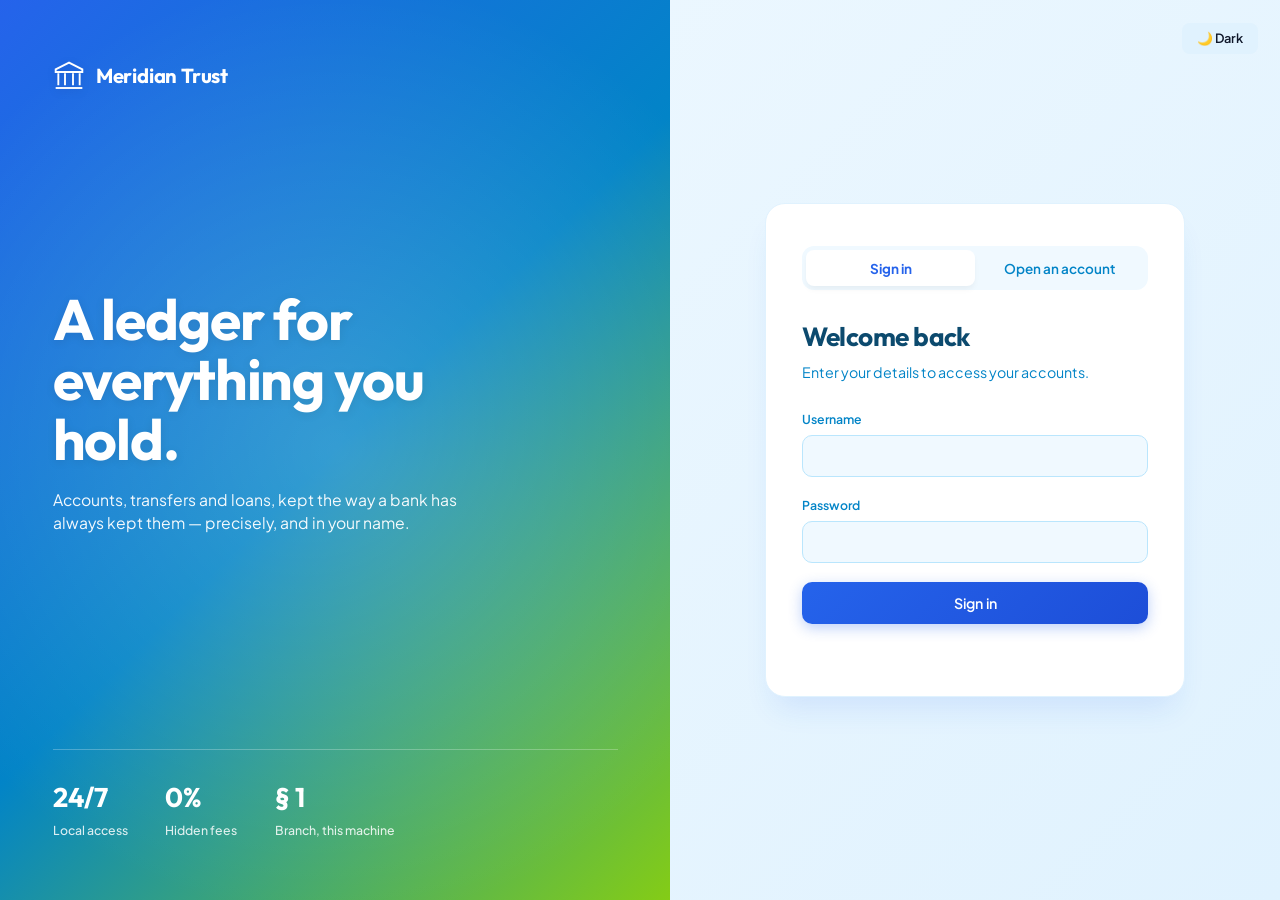
<file: index.html>
<!DOCTYPE html>
<html lang="en">
<head>
<meta charset="UTF-8">
<meta name="viewport" content="width=device-width, initial-scale=1.0">
<title>Meridian Trust &mdash; Sign in</title>
<link rel="stylesheet" href="style.css">
</head>
<body>

<div class="auth-shell">
  <div class="auth-hero">
    <div class="mark">
      <svg viewBox="0 0 24 24" fill="none" stroke="currentColor" stroke-width="1.4">
        <path d="M12 2 2 7v2h20V7L12 2Z"/>
        <path d="M4 10v9M9 10v9M15 10v9M20 10v9"/>
        <path d="M2 21h20"/>
      </svg>
      <span>Meridian Trust</span>
    </div>

    <div>
      <h1>A ledger for<br>everything you hold.</h1>
      <p>Accounts, transfers and loans, kept the way a bank has always kept them &mdash; precisely, and in your name.</p>
    </div>

    <div class="hero-ledger">
      <div><span>24/7</span><small>Local access</small></div>
      <div><span>0%</span><small>Hidden fees</small></div>
      <div><span>&sect; 1</span><small>Branch, this machine</small></div>
    </div>
  </div>

  <div class="auth-panel">
    <button class="btn btn-ghost btn-small" id="theme-toggle-btn" style="position: absolute; top: 1.5rem; right: 1.5rem;">🌙 Dark</button>
    <div class="ledger-card">
      <div class="tabs">
        <button type="button" id="tab-login" class="active">Sign in</button>
        <button type="button" id="tab-register">Open an account</button>
      </div>

      <div id="pane-login">
        <h2>Welcome back</h2>
        <p class="subtitle">Enter your details to access your accounts.</p>
        <form id="form-login">
          <div class="field">
            <label for="login-username">Username</label>
            <input id="login-username" type="text" autocomplete="username" required>
          </div>
          <div class="field">
            <label for="login-password">Password</label>
            <input id="login-password" type="password" autocomplete="current-password" required>
          </div>
          <button class="btn btn-brass" type="submit">Sign in</button>
          <div class="form-note" id="login-note"></div>
        </form>
      </div>

      <div id="pane-register" class="hidden">
        <h2>Open an account</h2>
        <p class="subtitle">You'll get a savings account automatically.</p>
        <form id="form-register">
          <div class="field">
            <label for="reg-username">Choose a username</label>
            <input id="reg-username" type="text" autocomplete="username" required minlength="3">
          </div>
          <div class="field">
            <label for="reg-password">Choose a password</label>
            <input id="reg-password" type="password" autocomplete="new-password" required minlength="6">
          </div>
          <button class="btn btn-brass" type="submit">Create account</button>
          <div class="form-note" id="register-note"></div>
        </form>
      </div>
    </div>
  </div>
</div>

<script src="api.js"></script>
<script src="auth.js"></script>
</body>
</html>
</file>
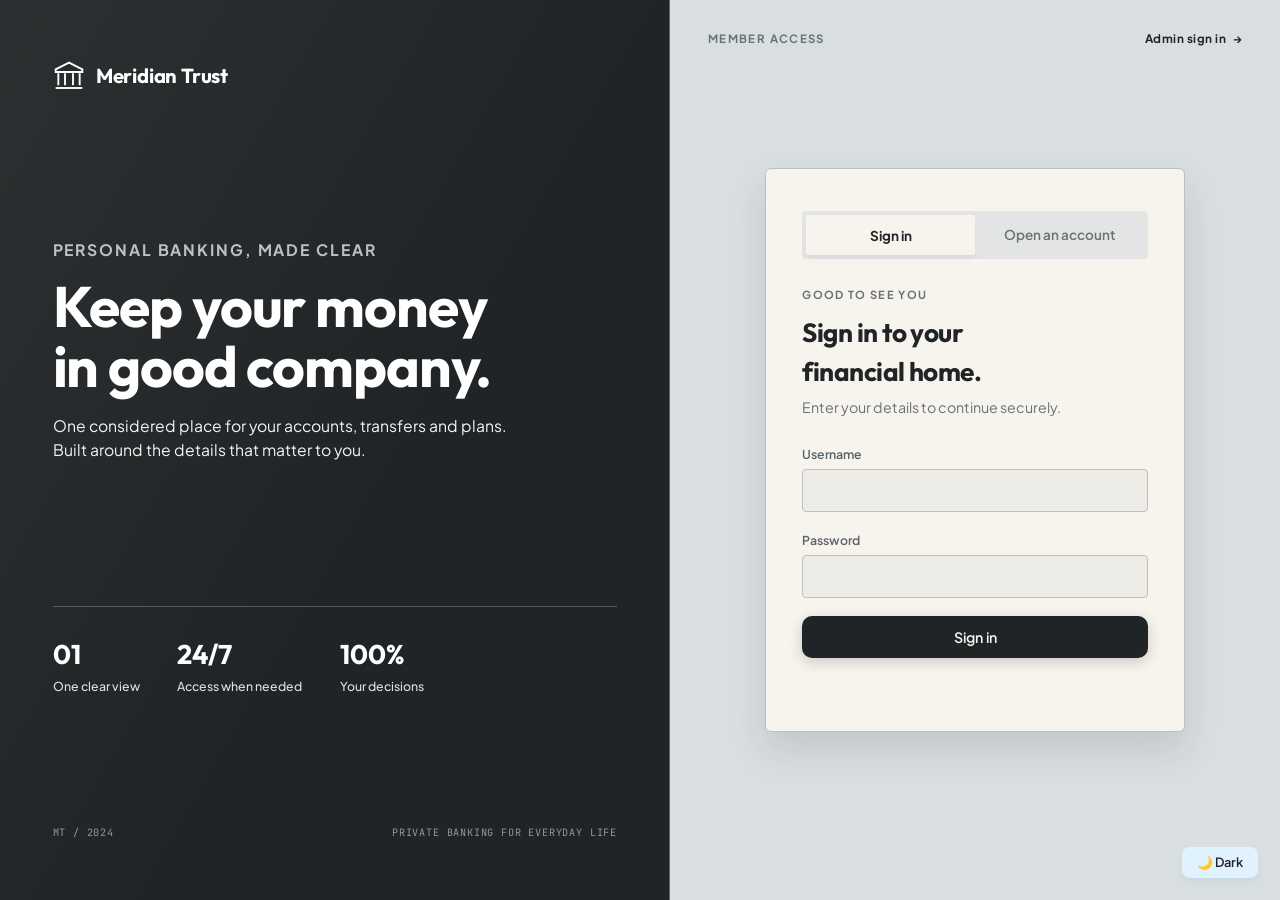
<file: frontend/pages/index.html>
<!DOCTYPE html>
<html lang="en">
<head>
<meta charset="UTF-8">
<meta name="viewport" content="width=device-width, initial-scale=1.0">
<title>Meridian Trust &mdash; Your financial home</title>
<link rel="stylesheet" href="../styles/style.css">
</head>
<body>

<div class="auth-shell home-shell">
  <div class="auth-hero">
    <div class="mark">
      <svg viewBox="0 0 24 24" fill="none" stroke="currentColor" stroke-width="1.4">
        <path d="M12 2 2 7v2h20V7L12 2Z"/>
        <path d="M4 10v9M9 10v9M15 10v9M20 10v9"/>
        <path d="M2 21h20"/>
      </svg>
      <span>Meridian Trust</span>
    </div>

    <div class="hero-copy">
      <p class="eyebrow">Personal banking, made clear</p>
      <h1>Keep your money<br>in good company.</h1>
      <p>One considered place for your accounts, transfers and plans. Built around the details that matter to you.</p>
    </div>

    <div class="hero-ledger">
      <div><span>01</span><small>One clear view</small></div>
      <div><span>24/7</span><small>Access when needed</small></div>
      <div><span>100%</span><small>Your decisions</small></div>
    </div>
    <div class="hero-note"><span>MT / 2024</span><span>Private banking for everyday life</span></div>
  </div>

  <div class="auth-panel">
    <div class="auth-panel-head">
      <span>Member access</span>
      <a href="admin-login.html">Admin sign in <span aria-hidden="true">&rarr;</span></a>
    </div>
    <div class="ledger-card">
      <div class="tabs">
        <button type="button" id="tab-login" class="active">Sign in</button>
        <a class="tab" href="account-opening.html">Open an account</a>
      </div>

      <div id="pane-login">
        <p class="card-kicker">Good to see you</p>
        <h2>Sign in to your<br>financial home.</h2>
        <p class="subtitle">Enter your details to continue securely.</p>
        <form id="form-login">
          <div class="field">
            <label for="login-username">Username</label>
            <input id="login-username" type="text" autocomplete="username" required>
          </div>
          <div class="field">
            <label for="login-password">Password</label>
            <input id="login-password" type="password" autocomplete="current-password" required>
          </div>
          <button class="btn btn-brass" type="submit">Sign in</button>
          <div class="form-note" id="login-note"></div>
        </form>
      </div>

    </div>
  </div>
</div>
<button class="btn btn-ghost btn-small theme-control" id="theme-toggle-btn">🌙 Dark</button>

<script src="../scripts/api.js"></script>
<script src="../scripts/auth.js"></script>
</body>
</html>
</file>
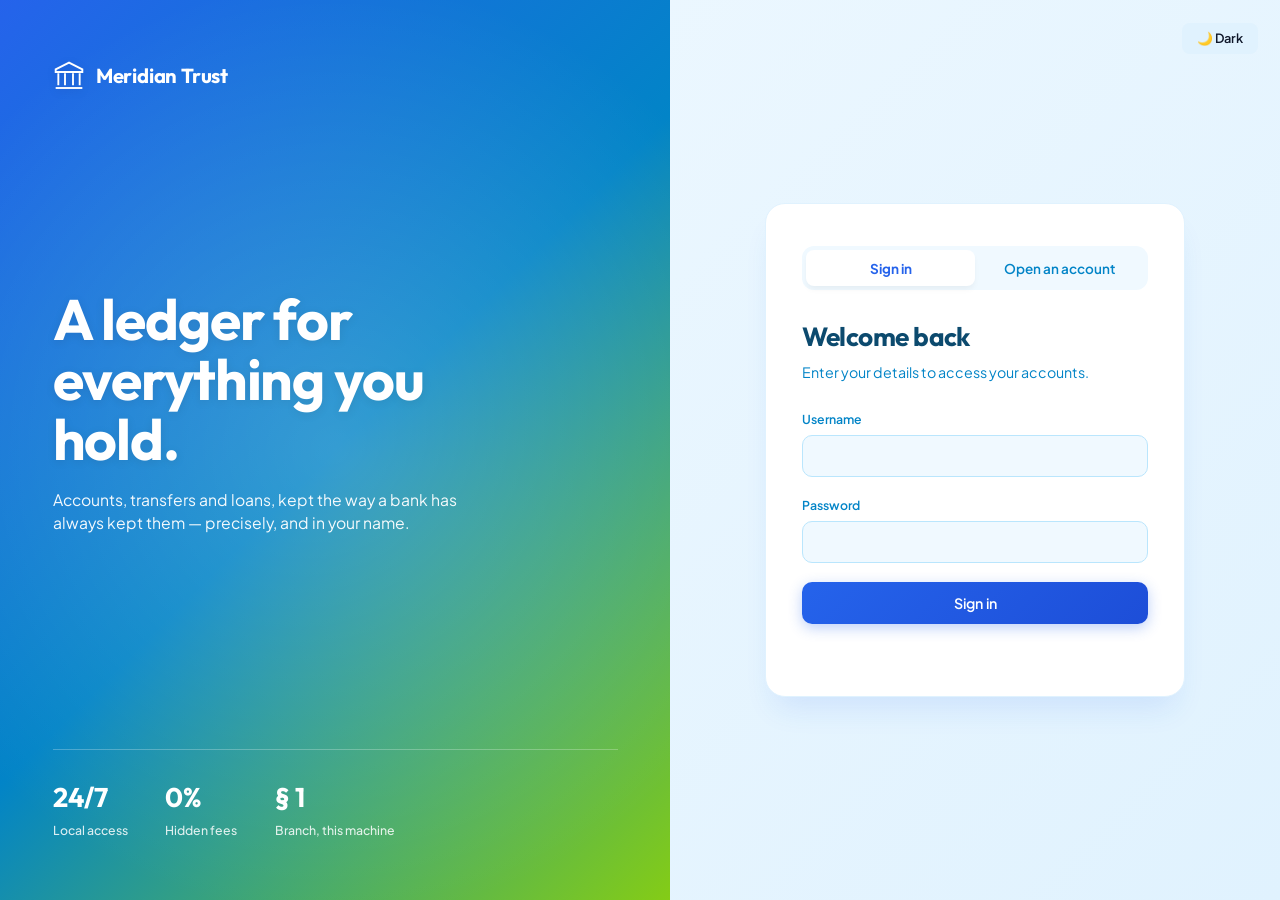
<file: dashboard.html>
<!DOCTYPE html>
<html lang="en">
<head>
<meta charset="UTF-8">
<meta name="viewport" content="width=device-width, initial-scale=1.0">
<title>Meridian Trust &mdash; Dashboard</title>
<link rel="stylesheet" href="style.css">
</head>
<body>

<div class="app-shell">
  <aside class="sidebar">
    <div class="mark">
      <svg viewBox="0 0 24 24" fill="none" stroke="currentColor" stroke-width="1.4">
        <path d="M12 2 2 7v2h20V7L12 2Z"/>
        <path d="M4 10v9M9 10v9M15 10v9M20 10v9"/>
        <path d="M2 21h20"/>
      </svg>
      <span>Meridian Trust</span>
    </div>

    <div class="nav-group">
      <div class="nav-label">Banking</div>
      <button class="nav-item active" data-view="overview">Overview</button>
      <button class="nav-item" data-view="deposit">Deposit</button>
      <button class="nav-item" data-view="withdraw">Withdraw</button>
      <button class="nav-item" data-view="transfer">Transfer</button>
    </div>

    <div class="nav-group">
      <div class="nav-label">Lending</div>
      <button class="nav-item" data-view="loans">Loans &amp; EMI</button>
    </div>

    <div class="sidebar-foot">
      <div class="who">Signed in as <strong id="who-username">&hellip;</strong></div>
      <button class="btn btn-ghost btn-small" id="logout-btn" style="border-color: var(--panel-line); color: var(--muted);">Sign out</button>
      <button class="btn btn-ghost btn-small" id="theme-toggle-btn">🌙 Dark</button>
    </div>
  </aside>

  <main class="main">

    <!-- ===================== OVERVIEW ===================== -->
    <section id="view-overview">
      <div class="main-head">
        <div>
          <h1>Overview</h1>
          <p>Your accounts and latest activity.</p>
        </div>
        <button class="btn btn-brass btn-small" id="open-account-btn">+ Open account</button>
      </div>

      <div class="panel">
        <h3>Accounts</h3>
        <div id="accounts-list"></div>
      </div>

      <div class="panel">
        <h3>Recent transactions</h3>
        <div class="field" style="max-width: 260px;">
          <label for="overview-account-select">Account</label>
          <select id="overview-account-select"></select>
        </div>
        <table class="ledger-table">
          <thead><tr><th>Date</th><th>Type</th><th>Description</th><th>Amount</th></tr></thead>
          <tbody id="overview-tx-body"></tbody>
        </table>
        <div class="empty-state hidden" id="overview-tx-empty">No transactions on this account yet.</div>
      </div>
    </section>

    <!-- ===================== DEPOSIT ===================== -->
    <section id="view-deposit" class="hidden">
      <div class="main-head"><div><h1>Deposit</h1><p>Add funds to one of your accounts.</p></div></div>
      <div class="panel" style="max-width: 420px;">
        <form id="form-deposit">
          <div class="field">
            <label for="deposit-account">Account</label>
            <select id="deposit-account" required></select>
          </div>
          <div class="field">
            <label for="deposit-amount">Amount (&#8377;)</label>
            <input id="deposit-amount" type="text" inputmode="decimal" required>
          </div>
          <button class="btn btn-brass" type="submit">Deposit</button>
          <div class="form-note" id="deposit-note"></div>
        </form>
      </div>
    </section>

    <!-- ===================== WITHDRAW ===================== -->
    <section id="view-withdraw" class="hidden">
      <div class="main-head"><div><h1>Withdraw</h1><p>Take funds out of one of your accounts.</p></div></div>
      <div class="panel" style="max-width: 420px;">
        <form id="form-withdraw">
          <div class="field">
            <label for="withdraw-account">Account</label>
            <select id="withdraw-account" required></select>
          </div>
          <div class="field">
            <label for="withdraw-amount">Amount (&#8377;)</label>
            <input id="withdraw-amount" type="text" inputmode="decimal" required>
          </div>
          <button class="btn btn-brass" type="submit">Withdraw</button>
          <div class="form-note" id="withdraw-note"></div>
        </form>
      </div>
    </section>

    <!-- ===================== TRANSFER ===================== -->
    <section id="view-transfer" class="hidden">
      <div class="main-head"><div><h1>Transfer</h1><p>Move funds between accounts.</p></div></div>
      <div class="panel" style="max-width: 460px;">
        <form id="form-transfer">
          <div class="field">
            <label for="transfer-from">From account</label>
            <select id="transfer-from" required></select>
          </div>
          <div class="field">
            <label for="transfer-to">To account ID</label>
            <input id="transfer-to" type="number" min="1" placeholder="e.g. 4" required>
          </div>
          <div class="field">
            <label for="transfer-amount">Amount (&#8377;)</label>
            <input id="transfer-amount" type="text" inputmode="decimal" required>
          </div>
          <button class="btn btn-brass" type="submit">Transfer</button>
          <div class="form-note" id="transfer-note"></div>
        </form>
      </div>
    </section>

    <!-- ===================== LOANS ===================== -->
    <section id="view-loans" class="hidden">
      <div class="main-head"><div><h1>Loans &amp; EMI</h1><p>Calculate, apply for, and repay loans.</p></div></div>

      <div class="grid-2">
        <div class="panel">
          <h3>EMI calculator</h3>
          <div class="field">
            <label for="calc-principal">Principal (&#8377;)</label>
            <input id="calc-principal" type="text" inputmode="decimal" value="100,000">
          </div>
          <div class="two-col-form">
            <div class="field">
              <label for="calc-interest">Estimated interest</label>
              <output id="calc-interest" class="form-output">Calculated from principal</output>
            </div>
            <div class="field">
              <label for="calc-tenure">Tenure (months)</label>
              <input id="calc-tenure" type="number" min="1" step="1" value="24">
            </div>
          </div>
          <button class="btn btn-ghost" type="button" id="calc-btn" style="border-color: var(--panel-line); color: var(--cream);">Calculate EMI</button>
          <div id="calc-result" class="form-note"></div>
        </div>

        <div class="panel">
          <h3>Apply for a loan</h3>
          <form id="form-loan-apply">
            <div class="field">
              <label for="loan-account">Disburse to account</label>
              <select id="loan-account" required></select>
            </div>
            <div class="field">
              <label for="loan-principal">Principal (&#8377;)</label>
              <input id="loan-principal" type="text" inputmode="decimal" required>
            </div>
            <div class="two-col-form">
              <div class="field">
                <label for="loan-interest">Interest amount</label>
                <output id="loan-interest" class="form-output">Calculated from principal</output>
              </div>
              <div class="field">
                <label for="loan-tenure">Tenure (months)</label>
                <input id="loan-tenure" type="number" min="1" step="1" required>
              </div>
            </div>
            <button class="btn btn-brass" type="submit">Apply</button>
            <div class="form-note" id="loan-apply-note"></div>
          </form>
        </div>
      </div>

      <div class="panel">
        <h3>Your loans</h3>
        <div id="loans-list"></div>
        <div class="empty-state hidden" id="loans-empty">No loans yet — apply above to get started.</div>
      </div>
    </section>


  </main>
</div>

<script src="api.js"></script>
<script src="dashboard.js"></script>
</body>
</html>
</file>
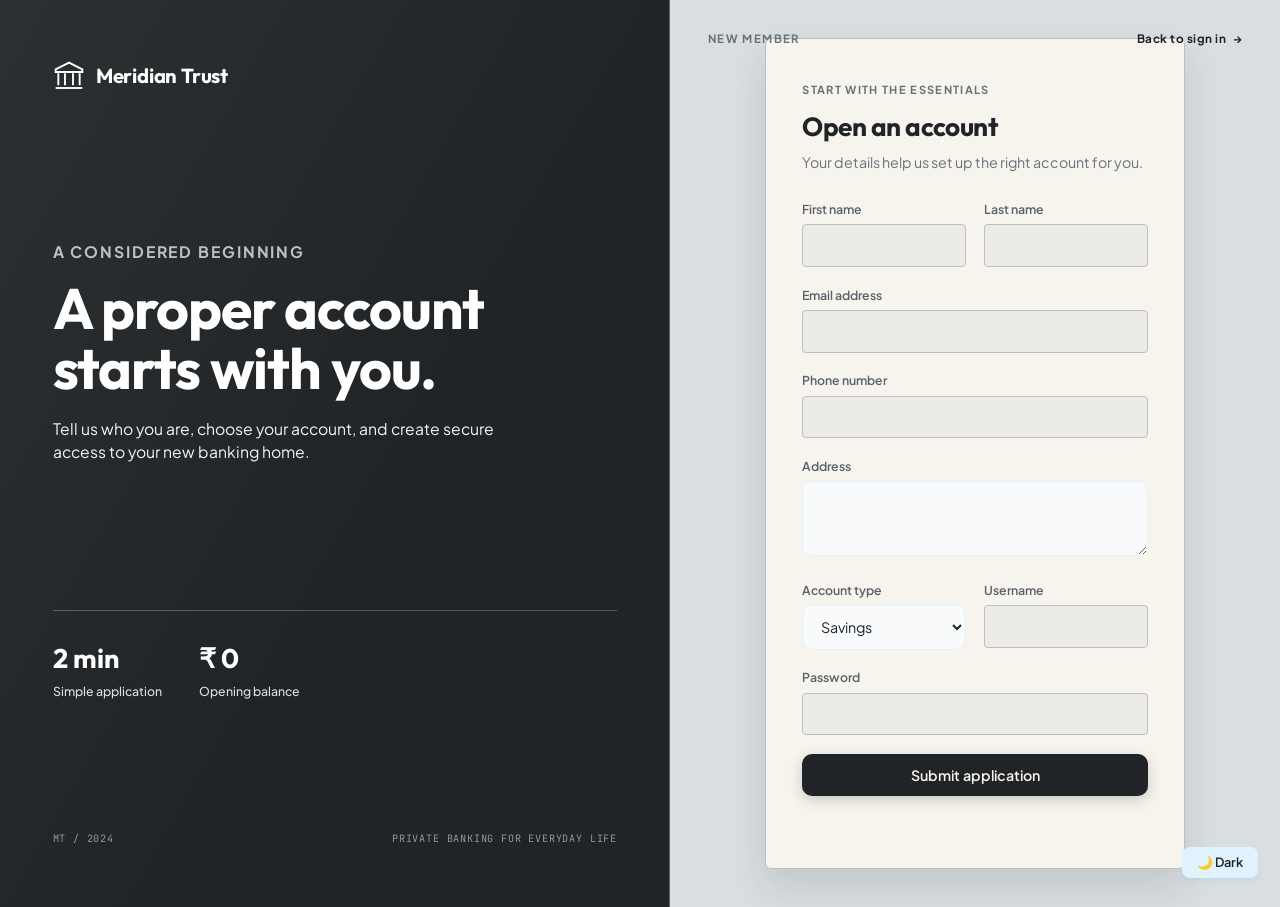
<file: frontend/pages/account-opening.html>
<!DOCTYPE html>
<html lang="en">
<head>
<meta charset="UTF-8">
<meta name="viewport" content="width=device-width, initial-scale=1.0">
<title>Meridian Trust &mdash; Open an account</title>
<link rel="stylesheet" href="../styles/style.css">
</head>
<body>
<div class="auth-shell account-opening-shell home-shell">
  <div class="auth-hero">
    <div class="mark">
      <svg viewBox="0 0 24 24" fill="none" stroke="currentColor" stroke-width="1.4">
        <path d="M12 2 2 7v2h20V7L12 2Z"/>
        <path d="M4 10v9M9 10v9M15 10v9M20 10v9"/>
        <path d="M2 21h20"/>
      </svg>
      <span>Meridian Trust</span>
    </div>
    <div class="hero-copy">
      <p class="eyebrow">A considered beginning</p>
      <h1>A proper account<br>starts with you.</h1>
      <p>Tell us who you are, choose your account, and create secure access to your new banking home.</p>
    </div>
    <div class="hero-ledger">
      <div><span>2 min</span><small>Simple application</small></div>
      <div><span>₹ 0</span><small>Opening balance</small></div>
    </div>
    <div class="hero-note"><span>MT / 2024</span><span>Private banking for everyday life</span></div>
  </div>

  <div class="auth-panel account-opening-panel">
    <div class="auth-panel-head">
      <span>New member</span>
      <a href="index.html">Back to sign in <span aria-hidden="true">&rarr;</span></a>
    </div>
    <div class="ledger-card account-opening-card">
      <p class="card-kicker">Start with the essentials</p>
      <h2>Open an account</h2>
      <p class="subtitle">Your details help us set up the right account for you.</p>
      <form id="form-account-opening">
        <div class="two-col-form">
          <div class="field">
            <label for="first-name">First name</label>
            <input id="first-name" type="text" autocomplete="given-name" required>
          </div>
          <div class="field">
            <label for="last-name">Last name</label>
            <input id="last-name" type="text" autocomplete="family-name" required>
          </div>
        </div>
        <div class="field">
          <label for="email">Email address</label>
          <input id="email" type="email" autocomplete="email" required>
        </div>
        <div class="field">
          <label for="phone">Phone number</label>
          <input id="phone" type="tel" autocomplete="tel" required minlength="7">
        </div>
        <div class="field">
          <label for="address">Address</label>
          <textarea id="address" autocomplete="street-address" required minlength="5"></textarea>
        </div>
        <div class="two-col-form">
          <div class="field">
            <label for="account-type">Account type</label>
            <select id="account-type" required>
              <option value="Savings">Savings</option>
              <option value="Current">Current</option>
            </select>
          </div>
          <div class="field">
            <label for="username">Username</label>
            <input id="username" type="text" autocomplete="username" required minlength="3">
          </div>
        </div>
        <div class="field">
          <label for="password">Password</label>
          <input id="password" type="password" autocomplete="new-password" required minlength="6">
        </div>
        <button class="btn btn-brass" type="submit">Submit application</button>
        <div class="form-note" id="account-opening-note"></div>
      </form>
    </div>
  </div>
</div>
<button class="btn btn-ghost btn-small theme-control" id="theme-toggle-btn">🌙 Dark</button>
<script src="../scripts/api.js?v=4"></script>
<script src="../scripts/account-opening.js?v=1"></script>
</body>
</html>
</file>
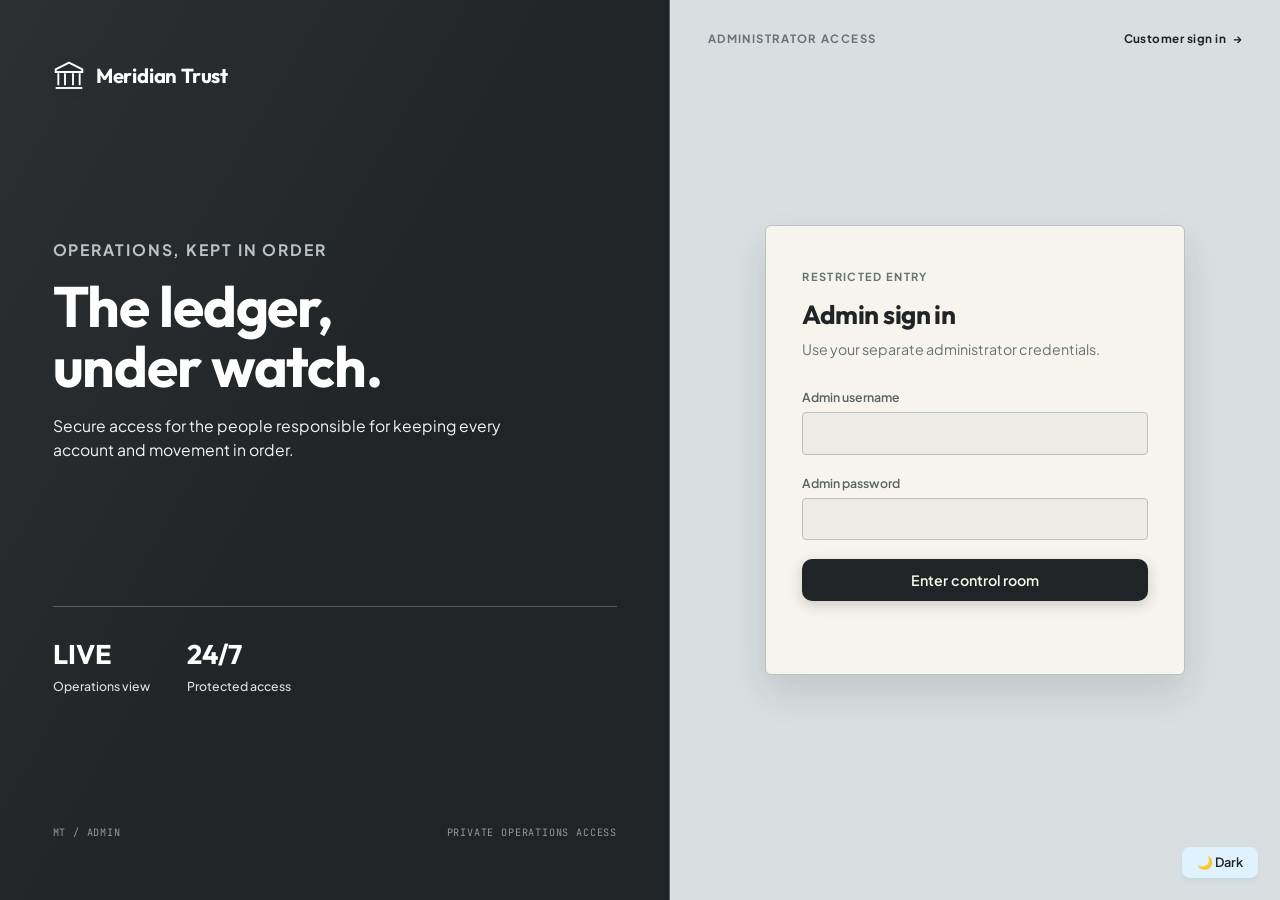
<file: frontend/pages/admin-login.html>
<!DOCTYPE html>
<html lang="en">
<head>
<meta charset="UTF-8">
<meta name="viewport" content="width=device-width, initial-scale=1.0">
<title>Meridian Trust &mdash; Admin sign in</title>
<link rel="stylesheet" href="../styles/style.css">
</head>
<body>
<div class="auth-shell home-shell">
  <div class="auth-hero">
    <div class="mark">
      <svg viewBox="0 0 24 24" fill="none" stroke="currentColor" stroke-width="1.4">
        <path d="M12 2 2 7v2h20V7L12 2Z"/>
        <path d="M4 10v9M9 10v9M15 10v9M20 10v9"/>
        <path d="M2 21h20"/>
      </svg>
      <span>Meridian Trust</span>
    </div>
    <div class="hero-copy">
      <p class="eyebrow">Operations, kept in order</p>
      <h1>The ledger,<br>under watch.</h1>
      <p>Secure access for the people responsible for keeping every account and movement in order.</p>
    </div>
    <div class="hero-ledger">
      <div><span>LIVE</span><small>Operations view</small></div>
      <div><span>24/7</span><small>Protected access</small></div>
    </div>
    <div class="hero-note"><span>MT / ADMIN</span><span>Private operations access</span></div>
  </div>

  <div class="auth-panel">
    <div class="auth-panel-head">
      <span>Administrator access</span>
      <a href="index.html">Customer sign in <span aria-hidden="true">&rarr;</span></a>
    </div>
    <div class="ledger-card">
      <p class="card-kicker">Restricted entry</p>
      <h2>Admin sign in</h2>
      <p class="subtitle">Use your separate administrator credentials.</p>
      <form id="form-admin-login">
        <div class="field">
          <label for="admin-username-input">Admin username</label>
          <input id="admin-username-input" type="text" autocomplete="username" required>
        </div>
        <div class="field">
          <label for="admin-password-input">Admin password</label>
          <input id="admin-password-input" type="password" autocomplete="current-password" required>
        </div>
        <button class="btn btn-brass" type="submit">Enter control room</button>
        <div class="form-note" id="admin-login-note"></div>
      </form>
    </div>
  </div>
</div>
<button class="btn btn-ghost btn-small theme-control" id="theme-toggle-btn">🌙 Dark</button>
<script src="../scripts/api.js?v=3"></script>
<script src="../scripts/admin-login.js?v=1"></script>
</body>
</html>
</file>
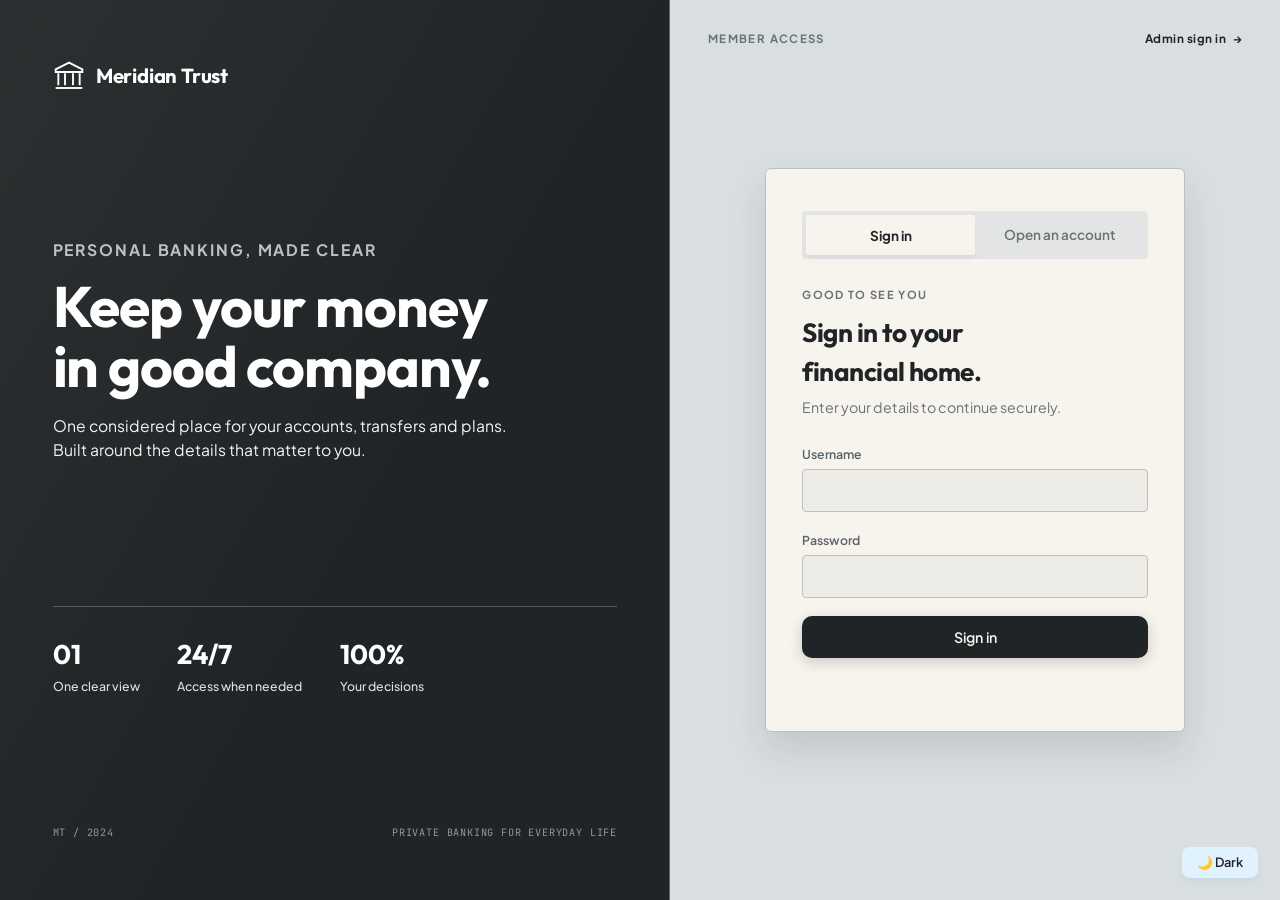
<file: frontend/pages/admin.html>
<!DOCTYPE html>
<html lang="en">
<head>
<meta charset="UTF-8">
<meta name="viewport" content="width=device-width, initial-scale=1.0">
<title>Meridian Trust &mdash; Admin</title>
<link rel="stylesheet" href="../styles/style.css">
</head>
<body>
<div class="app-shell">
  <aside class="sidebar">
    <div class="mark">
      <svg viewBox="0 0 24 24" fill="none" stroke="currentColor" stroke-width="1.4">
        <path d="M12 2 2 7v2h20V7L12 2Z"/>
        <path d="M4 10v9M9 10v9M15 10v9M20 10v9"/>
        <path d="M2 21h20"/>
      </svg>
      <span>Meridian Trust</span>
    </div>

    <div class="nav-group">
      <div class="nav-label">Administration</div>
      <a class="nav-item active" href="admin.html">Control room</a>
      <a class="nav-item" href="dashboard.html">Customer dashboard</a>
    </div>

    <div class="sidebar-foot">
      <div class="who">Signed in as Admin <strong id="admin-username">&hellip;</strong></div>
      <button class="btn btn-ghost btn-small" id="logout-btn">Sign out</button>
    </div>
  </aside>

  <main class="main admin-main">
    <div class="main-head">
      <div>
        <h1>Control room</h1>
        <p>Live view of customers, money movement, and lending.</p>
      </div>
      <button class="btn btn-brass btn-small" id="refresh-btn">Refresh data</button>
    </div>

    <div id="admin-note" class="form-note"></div>
    <div id="admin-content" class="hidden">
      <section class="admin-metrics" id="metrics-grid"></section>

      <div class="admin-grid">
        <section class="panel admin-table-panel">
          <div class="section-head"><h3>Customers</h3><span class="section-count" id="users-count"></span></div>
          <div class="table-scroll">
            <table class="ledger-table">
              <thead><tr><th>ID</th><th>Username</th><th>Accounts</th></tr></thead>
              <tbody id="users-body"></tbody>
            </table>
          </div>
        </section>

        <section class="panel admin-table-panel">
          <div class="section-head"><h3>Accounts</h3><span class="section-count" id="accounts-count"></span></div>
          <div class="table-scroll">
            <table class="ledger-table">
              <thead><tr><th>Owner</th><th>Type</th><th>Balance</th></tr></thead>
              <tbody id="accounts-body"></tbody>
            </table>
          </div>
        </section>
      </div>

      <section class="panel admin-table-panel">
        <div class="section-head"><h3>Loans</h3><span class="section-count" id="loans-count"></span></div>
        <div class="table-scroll">
          <table class="ledger-table">
            <thead><tr><th>Loan</th><th>Customer</th><th>Principal</th><th>EMI</th><th>Progress</th><th>Status</th><th>Action</th></tr></thead>
            <tbody id="loans-body"></tbody>
          </table>
        </div>
      </section>

      <section class="panel admin-table-panel">
        <div class="section-head"><h3>Recent activity</h3><span class="section-count">Latest 20 entries</span></div>
        <div class="table-scroll">
          <table class="ledger-table">
            <thead><tr><th>When</th><th>Customer</th><th>Type</th><th>Account</th><th>Amount</th></tr></thead>
            <tbody id="transactions-body"></tbody>
          </table>
        </div>
      </section>
    </div>
  </main>
</div>
<button class="btn btn-ghost btn-small theme-control" id="theme-toggle-btn">🌙 Dark</button>
<script src="../scripts/api.js?v=2"></script>
<script src="../scripts/admin.js?v=2"></script>
</body>
</html>
</file>
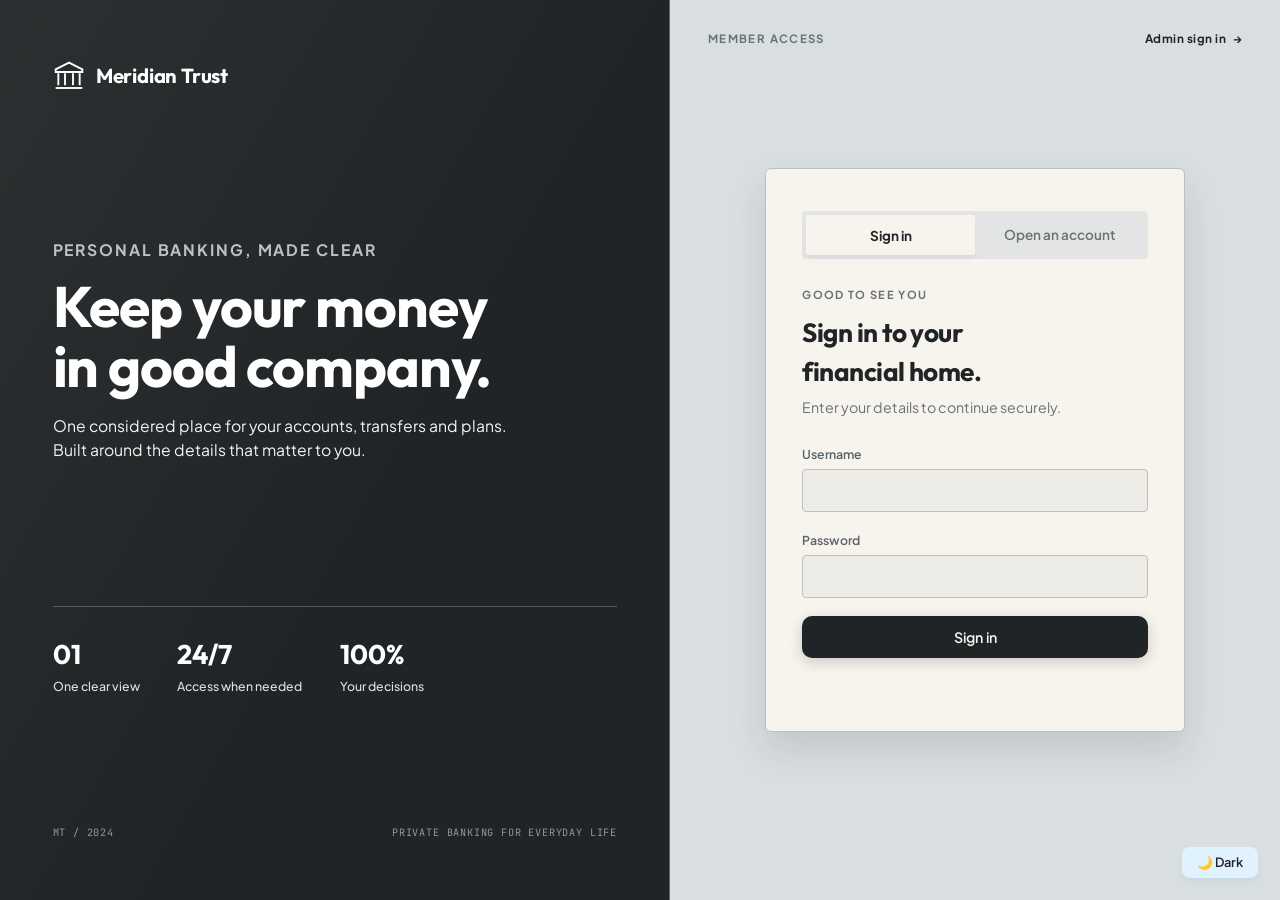
<file: frontend/pages/dashboard.html>
<!DOCTYPE html>
<html lang="en">
<head>
<meta charset="UTF-8">
<meta name="viewport" content="width=device-width, initial-scale=1.0">
<title>Meridian Trust &mdash; Dashboard</title>
<link rel="stylesheet" href="../styles/style.css">
</head>
<body>

<div class="app-shell">
  <aside class="sidebar">
    <div class="mark">
      <svg viewBox="0 0 24 24" fill="none" stroke="currentColor" stroke-width="1.4">
        <path d="M12 2 2 7v2h20V7L12 2Z"/>
        <path d="M4 10v9M9 10v9M15 10v9M20 10v9"/>
        <path d="M2 21h20"/>
      </svg>
      <span>Meridian Trust</span>
    </div>

    <div class="nav-group">
      <div class="nav-label">Banking</div>
      <button class="nav-item active" data-view="overview">Overview</button>
      <button class="nav-item" data-view="deposit">Deposit</button>
      <button class="nav-item" data-view="withdraw">Withdraw</button>
      <button class="nav-item" data-view="transfer">Transfer</button>
    </div>

    <div class="nav-group">
      <div class="nav-label">Lending</div>
      <button class="nav-item" data-view="loans">Loans &amp; EMI</button>
    </div>

    <div class="nav-group hidden" id="admin-nav-group">
      <div class="nav-label">Administration</div>
      <a class="nav-item" href="admin.html">Admin control room</a>
    </div>

    <div class="sidebar-foot">
      <div class="who">Signed in as <strong id="who-username">&hellip;</strong></div>
      <button class="btn btn-ghost btn-small" id="logout-btn" style="border-color: var(--panel-line); color: var(--muted);">Sign out</button>
    </div>
  </aside>

  <main class="main">

    <!-- ===================== OVERVIEW ===================== -->
    <section id="view-overview">
      <div class="main-head">
        <div>
          <h1>Overview</h1>
          <p>Your accounts and latest activity.</p>
        </div>
        <div class="account-create-controls">
          <label class="sr-only" for="new-account-type">Account type</label>
          <select id="new-account-type">
            <option value="Savings">Savings</option>
            <option value="Current">Current</option>
          </select>
          <button class="btn btn-brass btn-small" id="open-account-btn">+ Open account</button>
        </div>
      </div>

      <div class="panel">
        <h3>Accounts</h3>
        <div id="accounts-list"></div>
      </div>

      <div class="panel">
        <h3>Recent transactions</h3>
        <div class="field" style="max-width: 260px;">
          <label for="overview-account-select">Account</label>
          <select id="overview-account-select"></select>
        </div>
        <table class="ledger-table">
          <thead><tr><th>Date</th><th>Type</th><th>Description</th><th>Amount</th></tr></thead>
          <tbody id="overview-tx-body"></tbody>
        </table>
        <div class="empty-state hidden" id="overview-tx-empty">No transactions on this account yet.</div>
      </div>
    </section>

    <!-- ===================== DEPOSIT ===================== -->
    <section id="view-deposit" class="hidden">
      <div class="main-head"><div><h1>Deposit</h1><p>Add funds to one of your accounts.</p></div></div>
      <div class="panel" style="max-width: 420px;">
        <form id="form-deposit">
          <div class="field">
            <label for="deposit-account">Account</label>
            <select id="deposit-account" required></select>
          </div>
          <div class="field">
            <label for="deposit-amount">Amount (&#8377;)</label>
            <input id="deposit-amount" type="text" inputmode="decimal" required>
          </div>
          <button class="btn btn-brass" type="submit">Deposit</button>
          <div class="form-note" id="deposit-note"></div>
        </form>
      </div>
    </section>

    <!-- ===================== WITHDRAW ===================== -->
    <section id="view-withdraw" class="hidden">
      <div class="main-head"><div><h1>Withdraw</h1><p>Take funds out of one of your accounts.</p></div></div>
      <div class="panel" style="max-width: 420px;">
        <form id="form-withdraw">
          <div class="field">
            <label for="withdraw-account">Account</label>
            <select id="withdraw-account" required></select>
          </div>
          <div class="field">
            <label for="withdraw-amount">Amount (&#8377;)</label>
            <input id="withdraw-amount" type="text" inputmode="decimal" required>
          </div>
          <button class="btn btn-brass" type="submit">Withdraw</button>
          <div class="form-note" id="withdraw-note"></div>
        </form>
      </div>
    </section>

    <!-- ===================== TRANSFER ===================== -->
    <section id="view-transfer" class="hidden">
      <div class="main-head"><div><h1>Transfer</h1><p>Move funds between accounts.</p></div></div>
      <div class="panel" style="max-width: 460px;">
        <form id="form-transfer">
          <div class="field">
            <label for="transfer-from">From account</label>
            <select id="transfer-from" required></select>
          </div>
          <div class="field">
            <label for="transfer-to">To account ID</label>
            <input id="transfer-to" type="number" min="1" placeholder="e.g. 4" required>
          </div>
          <div class="field">
            <label for="transfer-amount">Amount (&#8377;)</label>
            <input id="transfer-amount" type="text" inputmode="decimal" required>
          </div>
          <button class="btn btn-brass" type="submit">Transfer</button>
          <div class="form-note" id="transfer-note"></div>
        </form>
      </div>
    </section>

    <!-- ===================== LOANS ===================== -->
    <section id="view-loans" class="hidden">
      <div class="main-head"><div><h1>Loans &amp; EMI</h1><p>Calculate, apply for, and repay loans.</p></div></div>

      <div class="grid-2">
        <div class="panel">
          <h3>EMI calculator</h3>
          <div class="field">
            <label for="calc-principal">Principal (&#8377;)</label>
            <input id="calc-principal" type="text" inputmode="decimal" value="100,000">
          </div>
          <div class="two-col-form">
            <div class="field">
              <label for="calc-interest">Estimated interest</label>
              <output id="calc-interest" class="form-output">Calculated from principal</output>
            </div>
            <div class="field">
              <label for="calc-tenure">Tenure (months)</label>
              <input id="calc-tenure" type="number" min="1" step="1" value="24">
            </div>
          </div>
          <button class="btn btn-brass" type="button" id="calc-btn">Calculate EMI</button>
          <div id="calc-result" class="form-note"></div>
        </div>

        <div class="panel">
          <h3>Apply for a loan</h3>
          <form id="form-loan-apply">
            <div class="field">
              <label for="loan-account">Disburse to account</label>
              <select id="loan-account" required></select>
            </div>
            <div class="field">
              <label for="loan-principal">Principal (&#8377;)</label>
              <input id="loan-principal" type="text" inputmode="decimal" required>
            </div>
            <div class="two-col-form">
              <div class="field">
                <label for="loan-interest">Interest amount</label>
                <output id="loan-interest" class="form-output">Calculated from principal</output>
              </div>
              <div class="field">
                <label for="loan-tenure">Tenure (months)</label>
                <input id="loan-tenure" type="number" min="1" step="1" required>
              </div>
            </div>
            <button class="btn btn-brass" type="submit">Apply</button>
            <div class="form-note" id="loan-apply-note"></div>
          </form>
        </div>
      </div>

      <div class="panel">
        <h3>Your loans</h3>
        <div id="loans-list"></div>
        <div class="empty-state hidden" id="loans-empty">No loans yet — apply above to get started.</div>
      </div>
    </section>


  </main>
</div>
<button class="btn btn-ghost btn-small theme-control" id="theme-toggle-btn">🌙 Dark</button>

<script src="../scripts/api.js"></script>
<script src="../scripts/dashboard.js"></script>
</body>
</html>
</file>
<file: style.css>
@import url('https://fonts.googleapis.com/css2?family=Outfit:wght@500;600;700&family=Plus+Jakarta+Sans:wght@400;500;600;700&family=JetBrains+Mono:wght@500;600&display=swap');

:root {
  --bg: #F0F9FF;
  --panel: #FFFFFF;
  --panel-line: #E0F2FE;
  --parchment: #FFFFFF;
  --parchment-line: #E0F2FE;
  --ink: #0F172A;
  --ink-soft: #0284C7;
  --cream: #0C4A6E;
  --muted: #0284C7;
  --brass: #2563EB;
  --brass-deep: #1D4ED8;
  --positive: #16A34A;
  --negative: #EF4444;
  --radius: 16px;
  --accent-lime: #84CC16;
  --shadow-sm: 0 4px 6px -1px rgba(14, 165, 233, 0.08), 0 2px 4px -2px rgba(14, 165, 233, 0.05);
  --shadow-lg: 0 20px 25px -5px rgba(37, 99, 235, 0.12), 0 8px 10px -6px rgba(37, 99, 235, 0.08);
}

/* ---------- Dark Mode Overrides ---------- */
body.dark {
  --bg: #0F172A;
  --panel: #1E293B;
  --panel-line: #334155;
  --parchment: #1E293B;
  --parchment-line: #334155;
  --ink: #F8FAFC;
  --ink-soft: #38BDF8;
  --cream: #F8FAFC;
  --muted: #38BDF8;
  --brass: #38BDF8;
  --brass-deep: #0284C7;
}

body.dark .sidebar {
  background: #1E293B;
}

body.dark .nav-item:hover {
  background: #334155;
  color: #F8FAFC;
}

body.dark .nav-item.active {
  background: rgba(56, 189, 248, 0.15);
  color: #38BDF8;
}

body.dark .field input,
body.dark .field select {
  background: #0F172A;
  border-color: #334155;
  color: #F8FAFC;
}

body.dark .btn-ghost {
  background: #334155;
  color: #F8FAFC;
}

body.dark .tabs {
  background: #0F172A;
}

body.dark .tabs button.active {
  background: #1E293B;
  color: #38BDF8;
}

body.dark .loan-card {
  background: #0F172A;
}

/* Dark Mode Overrides for index.html (Login / Auth Screen) */
body.dark .auth-shell {
  background: #0F172A;
}

body.dark .ledger-card {
  background: #1E293B;
  border-color: #334155;
  color: #F8FAFC;
  box-shadow: 0 20px 30px -10px rgba(0, 0, 0, 0.5);
}

body.dark .ledger-card h2 {
  color: #F8FAFC;
}

body.dark .ledger-card .subtitle {
  color: #38BDF8;
}

body.dark .ledger-card .tabs {
  background: #0F172A;
}

body.dark .ledger-card .tabs button {
  color: #38BDF8;
}

body.dark .ledger-card .tabs button.active {
  background: #1E293B;
  color: #38BDF8;
}

body.dark .ledger-card .field label {
  color: #38BDF8;
}

body.dark .ledger-card .field input {
  background: #0F172A;
  border-color: #334155;
  color: #F8FAFC;
}

body.dark .ledger-card .field input:focus {
  border-color: #38BDF8;
  box-shadow: 0 0 0 4px rgba(56, 189, 248, 0.2);
}

* { box-sizing: border-box; }

html, body {
  margin: 0;
  min-height: 100%;
  background: var(--bg);
  color: var(--ink);
  font-family: "Plus Jakarta Sans", sans-serif;
  font-size: 15px;
  line-height: 1.5;
}

h1, h2, h3, .display {
  font-family: "Outfit", sans-serif;
  font-weight: 700;
  letter-spacing: -0.02em;
  margin: 0;
}

.numeral {
  font-family: "JetBrains Mono", monospace;
  font-variant-numeric: tabular-nums;
  font-weight: 600;
}

a { color: inherit; }

button {
  font-family: inherit;
  cursor: pointer;
  transition: all 0.2s cubic-bezier(0.4, 0, 0.2, 1);
}

::selection { background: #E0F2FE; color: var(--brass-deep); }

/* ---------- Auth screen (index.html) ---------- */
.auth-shell {
  min-height: 100vh;
  display: grid;
  grid-template-columns: 1.1fr 1fr;
  background: linear-gradient(135deg, #F0F9FF 0%, #E0F2FE 100%);
}

.auth-hero {
  /* Oceanic Breeze & Citrus Gradient */
  background: linear-gradient(135deg, #2563EB 0%, #0284C7 50%, #84CC16 100%);
  padding: 4rem 3.5rem;
  display: flex;
  flex-direction: column;
  justify-content: space-between;
  border-right: none;
  color: #FFFFFF;
  position: relative;
  overflow: hidden;
}

.auth-hero::before {
  content: "";
  position: absolute;
  top: -20%;
  left: -20%;
  width: 140%;
  height: 140%;
  background: radial-gradient(circle, rgba(255, 255, 255, 0.2) 0%, transparent 60%);
  pointer-events: none;
}

.mark {
  display: flex;
  align-items: center;
  gap: 0.75rem;
  color: var(--brass);
}

.auth-hero .mark { color: #FFFFFF; }

.mark svg { 
  width: 32px; 
  height: 32px;
  filter: drop-shadow(0 2px 4px rgba(0,0,0,0.1));
}

.mark span {
  font-family: "Outfit", sans-serif;
  font-weight: 700;
  font-size: 1.35rem;
  color: var(--cream);
  letter-spacing: -0.01em;
}

.auth-hero .mark span { color: #FFFFFF; }

.auth-hero h1 {
  font-size: clamp(2.5rem, 4.5vw, 3.8rem);
  color: #FFFFFF;
  max-width: 12ch;
  line-height: 1.05;
  text-shadow: 0 2px 10px rgba(0, 0, 0, 0.1);
}

.auth-hero p {
  color: rgba(255, 255, 255, 0.95);
  font-size: 1.05rem;
  max-width: 38ch;
  margin-top: 1.2rem;
}

.hero-ledger {
  border-top: 1px solid rgba(255, 255, 255, 0.25);
  padding-top: 1.8rem;
  display: flex;
  gap: 2.5rem;
}

.hero-ledger div span {
  display: block;
  font-family: "Outfit", sans-serif;
  font-size: 1.8rem;
  font-weight: 700;
  color: #FFFFFF;
}

.hero-ledger div small {
  color: rgba(255, 255, 255, 0.85);
  font-size: 0.82rem;
  font-weight: 500;
}

.auth-panel {
  display: flex;
  align-items: center;
  justify-content: center;
  padding: 2.5rem;
  position: relative;
}

.ledger-card {
  background: #FFFFFF;
  color: #0F172A;
  width: 100%;
  max-width: 420px;
  padding: 2.8rem 2.4rem;
  border-radius: 20px;
  box-shadow: 0 20px 30px -10px rgba(37, 99, 235, 0.12);
  border: 1px solid #E0F2FE;
}

.ledger-card h2 {
  font-size: 1.75rem;
  color: #0C4A6E;
}

.ledger-card .subtitle {
  color: #0284C7;
  font-size: 0.95rem;
  margin-top: 0.35rem;
  margin-bottom: 1.8rem;
}

.ledger-card .tabs {
  display: flex;
  background: #F0F9FF;
  padding: 4px;
  border-radius: 12px;
  border-bottom: none;
  margin-bottom: 1.8rem;
}

.ledger-card .tabs button {
  flex: 1;
  background: none;
  border: none;
  padding: 0.65rem 0;
  font-size: 0.9rem;
  font-weight: 600;
  color: #0284C7;
  border-radius: 8px;
}

.ledger-card .tabs button.active {
  color: #2563EB;
  background: #FFFFFF;
  box-shadow: 0 4px 6px -1px rgba(0, 0, 0, 0.05);
  font-weight: 700;
}

.ledger-card .field input {
  border: 1.5px solid #BAE6FD;
  background: #F0F9FF;
}

.ledger-card .field input:focus {
  border-color: #2563EB;
  box-shadow: 0 0 0 4px rgba(37, 99, 235, 0.15);
}

.ledger-card .btn-brass {
  background: linear-gradient(135deg, #2563EB 0%, #1D4ED8 100%);
  color: #FFFFFF;
  box-shadow: 0 4px 14px rgba(37, 99, 235, 0.3);
}

.ledger-card .btn-brass:hover {
  background: linear-gradient(135deg, #1D4ED8 0%, #1E40AF 100%);
  box-shadow: 0 6px 18px rgba(37, 99, 235, 0.4);
}

/* ---------- Shared Form Controls & Buttons ---------- */
.field { margin-bottom: 1.25rem; }

.field label {
  display: block;
  font-size: 0.82rem;
  font-weight: 600;
  color: var(--ink-soft);
  margin-bottom: 0.4rem;
}

.field input, .field select {
  width: 100%;
  padding: 0.75rem 0.9rem;
  border: 1.5px solid #E0F2FE;
  background: #F8FAFC;
  border-radius: 10px;
  font-size: 0.95rem;
  color: var(--ink);
  font-family: inherit;
  transition: all 0.2s ease;
}

.field input:focus, .field select:focus {
  outline: none;
  border-color: var(--brass);
  background: #FFFFFF;
  box-shadow: 0 0 0 4px rgba(37, 99, 235, 0.15);
}

.btn {
  display: inline-flex;
  align-items: center;
  justify-content: center;
  gap: 0.5rem;
  width: 100%;
  padding: 0.8rem 1.2rem;
  border-radius: 10px;
  border: none;
  background: var(--ink);
  color: #FFFFFF;
  font-size: 0.95rem;
  font-weight: 600;
}

.btn:hover {
  transform: translateY(-1px);
  box-shadow: 0 4px 12px rgba(0,0,0,0.15);
}

.btn:active { transform: translateY(0); }
.btn:disabled { opacity: 0.55; cursor: not-allowed; transform: none; box-shadow: none; }

.btn-brass {
  background: linear-gradient(135deg, var(--brass) 0%, var(--brass-deep) 100%);
  color: #FFFFFF;
  box-shadow: 0 4px 12px rgba(37, 99, 235, 0.25);
}

.btn-brass:hover {
  background: linear-gradient(135deg, #1D4ED8 0%, #1E40AF 100%);
  box-shadow: 0 6px 16px rgba(37, 99, 235, 0.35);
}

.btn-ghost {
  background: #E0F2FE;
  border: none;
  color: var(--ink);
  font-weight: 600;
}

.btn-ghost:hover {
  background: #BAE6FD;
}

.btn-small { width: auto; padding: 0.5rem 1rem; font-size: 0.85rem; border-radius: 8px; }

.form-note {
  margin-top: 1rem;
  font-size: 0.85rem;
  font-weight: 500;
  color: var(--ink-soft);
  min-height: 1.2em;
}

.form-note.error { color: var(--negative); }
.form-note.success { color: var(--positive); }

/* ---------- Dashboard Shell ---------- */
.app-shell {
  min-height: 100vh;
  display: grid;
  grid-template-columns: 250px 1fr;
  width: 100%;
}

.sidebar {
  background: #FFFFFF;
  border-right: 1px solid var(--panel-line);
  padding: 2rem 1.4rem;
  display: flex;
  flex-direction: column;
}

.sidebar .mark { margin-bottom: 2.5rem; padding: 0 0.4rem; }

.nav-group { margin-bottom: 1.8rem; }

.nav-group .nav-label {
  font-size: 0.72rem;
  font-weight: 700;
  color: #0284C7;
  padding: 0 0.6rem;
  margin-bottom: 0.6rem;
  text-transform: uppercase;
  letter-spacing: 0.08em;
}

.nav-item {
  display: flex;
  align-items: center;
  gap: 0.7rem;
  width: 100%;
  padding: 0.65rem 0.8rem;
  border-radius: 10px;
  background: none;
  border: none;
  color: var(--ink-soft);
  font-weight: 600;
  font-size: 0.92rem;
  text-align: left;
}

.nav-item:hover { color: var(--brass-deep); background: #F0F9FF; }

.nav-item.active {
  color: var(--brass-deep);
  background: #E0F2FE;
  font-weight: 700;
}

.sidebar-foot {
  margin-top: auto;
  border-top: 1px solid var(--panel-line);
  padding-top: 1.2rem;
}

.sidebar-foot .who {
  font-size: 0.88rem;
  color: var(--ink);
  margin-bottom: 0.8rem;
}

.sidebar-foot .who strong {
  color: var(--brass-deep);
}

.main {
  padding: 2.5rem 3.5rem;
  width: 100%;
  max-width: 1000px;
  box-sizing: border-box;
}

.main-head {
  display: flex;
  align-items: baseline;
  justify-content: space-between;
  margin-bottom: 2rem;
}

.main-head h1 { font-size: 2rem; color: var(--cream); }
.main-head p { color: var(--muted); margin-top: 0.2rem; font-size: 0.95rem; }

.panel {
  background: var(--panel);
  border: 1px solid var(--panel-line);
  border-radius: var(--radius);
  padding: 1.8rem 2rem;
  margin-bottom: 1.6rem;
  box-shadow: var(--shadow-sm);
  width: 100%;
}

.panel h3 { font-size: 1.15rem; color: var(--cream); margin-bottom: 1.2rem; }

.account-row {
  display: grid;
  grid-template-columns: 1fr auto auto;
  align-items: center;
  gap: 1.2rem;
  padding: 1.1rem 0;
  border-bottom: 1px solid var(--panel-line);
  width: 100%;
}
.account-row:last-child { border-bottom: none; }

.account-row .type { color: var(--muted); font-size: 0.85rem; font-weight: 500; }
.account-row .id { color: var(--cream); font-size: 1rem; font-weight: 600; }
.account-row .balance {
  font-family: "JetBrains Mono", monospace;
  font-size: 1.25rem;
  color: var(--brass-deep);
}

.grid-2 {
  display: grid;
  grid-template-columns: 1fr 1fr;
  gap: 1.6rem;
  width: 100%;
}

.ledger-table {
  width: 100%;
  border-collapse: collapse;
  font-size: 0.92rem;
}

.ledger-table th {
  text-align: left;
  font-weight: 600;
  color: var(--muted);
  font-size: 0.78rem;
  text-transform: uppercase;
  letter-spacing: 0.05em;
  padding-bottom: 0.8rem;
  border-bottom: 2px solid var(--panel-line);
}

.ledger-table td {
  padding: 0.85rem 0;
  border-bottom: 1px solid var(--panel-line);
  color: var(--ink);
  font-weight: 500;
}

.ledger-table td.amount { font-family: "JetBrains Mono", monospace; font-weight: 600; }
.amount.pos { color: var(--positive); }
.amount.neg { color: var(--negative); }

.pill {
  display: inline-block;
  padding: 0.25rem 0.75rem;
  border-radius: 999px;
  font-size: 0.75rem;
  font-weight: 700;
  letter-spacing: 0.02em;
  border: none;
}
.pill.pending { background: #FEF3C7; color: #D97706; }
.pill.approved { background: #DCFCE7; color: #15803D; }
.pill.closed { background: #F1F5F9; color: #64748B; }
.pill.rejected { background: #FEE2E2; color: #DC2626; }

.hidden { display: none !important; }

.empty-state {
  color: var(--muted);
  font-size: 0.92rem;
  padding: 1.2rem 0;
  text-align: center;
}

.two-col-form {
  display: grid;
  grid-template-columns: 1fr 1fr;
  gap: 0 1.2rem;
}

.loan-card {
  border: 1px solid var(--panel-line);
  border-radius: 12px;
  padding: 1.3rem 1.5rem;
  margin-bottom: 1rem;
  background: #F0F9FF;
  width: 100%;
}

.loan-card .loan-head {
  display: flex;
  justify-content: space-between;
  align-items: center;
  margin-bottom: 0.8rem;
}

.loan-card .loan-head strong {
  font-size: 0.95rem;
  color: var(--cream);
}

.loan-card .loan-figures {
  display: flex;
  gap: 2rem;
  font-size: 0.82rem;
  color: var(--muted);
  margin-bottom: 1rem;
}

.loan-card .loan-figures strong {
  display: block;
  color: var(--ink);
  font-family: "JetBrains Mono", monospace;
  font-size: 1.05rem;
  margin-top: 0.2rem;
}

.loan-actions { display: flex; gap: 0.6rem; }

@media (max-width: 860px) {
  .auth-shell { grid-template-columns: 1fr; }
  .auth-hero { display: none; }
  .app-shell { grid-template-columns: 1fr; }
  .sidebar { display: none; }
  .grid-2, .two-col-form { grid-template-columns: 1fr; }
  .main { padding: 1.8rem; }
}
</file>
<file: frontend/styles/style.css>
@import url('https://fonts.googleapis.com/css2?family=Outfit:wght@500;600;700&family=Plus+Jakarta+Sans:wght@400;500;600;700&family=JetBrains+Mono:wght@500;600&display=swap');

:root {
  --bg: #D9DEE0;
  --panel: #F7F4ED;
  --panel-line: #B9C0C3;
  --parchment: #F7F4ED;
  --parchment-line: #B9C0C3;
  --ink: #202426;
  --ink-soft: #596267;
  --cream: #202426;
  --muted: #687277;
  --brass: #202426;
  --brass-deep: #101314;
  --positive: #16A34A;
  --negative: #EF4444;
  --radius: 6px;
  --accent-lime: #84CC16;
  --shadow-sm: 0 4px 6px -1px rgba(14, 165, 233, 0.08), 0 2px 4px -2px rgba(14, 165, 233, 0.05);
  --shadow-lg: 0 20px 25px -5px rgba(37, 99, 235, 0.12), 0 8px 10px -6px rgba(37, 99, 235, 0.08);
}

/* ---------- Dark Mode Overrides ---------- */
body.dark {
  --bg: #202426;
  --panel: #303638;
  --panel-line: #596267;
  --parchment: #303638;
  --parchment-line: #596267;
  --ink: #F7F4ED;
  --ink-soft: #C3C9CA;
  --cream: #F7F4ED;
  --muted: #AAB3B5;
  --brass: #F7F4ED;
  --brass-deep: #D9DEE0;
}

body.dark .sidebar {
  background: #1E293B;
}

body.dark .nav-item:hover {
  background: #334155;
  color: #F8FAFC;
}

body.dark .nav-item.active {
  background: rgba(56, 189, 248, 0.15);
  color: #38BDF8;
}

body.dark .field input,
body.dark .field select,
body.dark .field textarea {
  background: #0F172A;
  border-color: #334155;
  color: #F8FAFC;
}

body.dark .field textarea:focus {
  background: #0F172A;
  border-color: #38BDF8;
  color: #F8FAFC;
}

body.dark .btn-ghost {
  background: #334155;
  color: #F8FAFC;
}

body.dark .btn-brass {
  background: #596267;
  color: #F7F4ED;
}

body.dark .btn-brass:hover {
  background: #687277;
  color: #F7F4ED;
}

body.dark .tabs {
  background: #0F172A;
}

body.dark .tabs button.active {
  background: #1E293B;
  color: #38BDF8;
}

body.dark .loan-card {
  background: #0F172A;
}

/* Dark Mode Overrides for index.html (Login / Auth Screen) */
body.dark .auth-shell {
  background: #0F172A;
}

body.dark .ledger-card {
  background: #1E293B;
  border-color: #334155;
  color: #F8FAFC;
  box-shadow: 0 20px 30px -10px rgba(0, 0, 0, 0.5);
}

body.dark .ledger-card h2 {
  color: #F8FAFC;
}

body.dark .ledger-card .subtitle {
  color: #38BDF8;
}

body.dark .ledger-card .tabs {
  background: #0F172A;
}

body.dark .ledger-card .tabs button {
  color: #38BDF8;
}

body.dark .ledger-card .tabs button.active {
  background: #1E293B;
  color: #38BDF8;
}

body.dark .ledger-card .field label {
  color: #38BDF8;
}

body.dark .ledger-card .field input {
  background: #0F172A;
  border-color: #334155;
  color: #F8FAFC;
}

body.dark .ledger-card .field input:focus {
  border-color: #38BDF8;
  box-shadow: 0 0 0 4px rgba(56, 189, 248, 0.2);
}

* { box-sizing: border-box; }

html, body {
  margin: 0;
  min-height: 100%;
  background: var(--bg);
  color: var(--ink);
  font-family: "Plus Jakarta Sans", sans-serif;
  font-size: 15px;
  line-height: 1.5;
}

h1, h2, h3, .display {
  font-family: "Outfit", sans-serif;
  font-weight: 700;
  letter-spacing: -0.02em;
  margin: 0;
}

.numeral {
  font-family: "JetBrains Mono", monospace;
  font-variant-numeric: tabular-nums;
  font-weight: 600;
}

a { color: inherit; }

button {
  font-family: inherit;
  cursor: pointer;
  transition: all 0.2s cubic-bezier(0.4, 0, 0.2, 1);
}

::selection { background: #E0F2FE; color: var(--brass-deep); }

/* ---------- Auth screen (index.html) ---------- */
.auth-shell {
  min-height: 100vh;
  display: grid;
  grid-template-columns: 1.1fr 1fr;
  background: var(--bg);
}

.auth-hero {
  background: var(--ink);
  padding: 4rem 3.5rem;
  display: flex;
  flex-direction: column;
  justify-content: space-between;
  border-right: 1px solid #596267;
  color: #FFFFFF;
  position: relative;
  overflow: hidden;
}

.auth-hero::before {
  content: "";
  position: absolute;
  top: -20%;
  left: -20%;
  width: 140%;
  height: 140%;
  background: linear-gradient(120deg, rgba(247, 244, 237, 0.08), transparent 55%);
  pointer-events: none;
}

.mark {
  display: flex;
  align-items: center;
  gap: 0.75rem;
  color: var(--cream);
}

.auth-hero .mark { color: #FFFFFF; }

.mark svg { 
  width: 32px; 
  height: 32px;
  filter: drop-shadow(0 2px 4px rgba(0,0,0,0.1));
}

.mark span {
  font-family: "Outfit", sans-serif;
  font-weight: 700;
  font-size: 1.35rem;
  color: var(--cream);
  letter-spacing: -0.01em;
}

.auth-hero .mark span { color: #FFFFFF; }

.auth-hero h1 {
  font-size: clamp(2.5rem, 4.5vw, 3.8rem);
  color: #FFFFFF;
  max-width: 12ch;
  line-height: 1.05;
  text-shadow: none;
}

.auth-hero p {
  color: rgba(255, 255, 255, 0.95);
  font-size: 1.05rem;
  max-width: 38ch;
  margin-top: 1.2rem;
}

.hero-ledger {
  border-top: 1px solid rgba(255, 255, 255, 0.25);
  padding-top: 1.8rem;
  display: flex;
  gap: 2.5rem;
}

.hero-ledger div span {
  display: block;
  font-family: "Outfit", sans-serif;
  font-size: 1.8rem;
  font-weight: 700;
  color: #FFFFFF;
}

.hero-ledger div small {
  color: rgba(255, 255, 255, 0.85);
  font-size: 0.82rem;
  font-weight: 500;
}

.auth-panel {
  display: flex;
  align-items: center;
  justify-content: center;
  padding: 2.5rem;
  position: relative;
  background: var(--bg);
}

.auth-panel-head {
  position: absolute;
  top: 2rem;
  left: 2.5rem;
  right: 2.5rem;
  display: flex;
  justify-content: space-between;
  align-items: center;
  color: var(--muted);
  font-size: 0.76rem;
  font-weight: 700;
  letter-spacing: 0.12em;
  text-transform: uppercase;
}

.auth-panel-head a {
  color: var(--ink);
  font-size: 0.78rem;
  letter-spacing: 0.04em;
  text-decoration: none;
  text-transform: none;
}

.auth-panel-head a span { margin-left: 0.3rem; }

.hero-note {
  display: flex;
  justify-content: space-between;
  gap: 1rem;
  color: rgba(247, 244, 237, 0.55);
  font-family: "JetBrains Mono", monospace;
  font-size: 0.68rem;
  letter-spacing: 0.08em;
  text-transform: uppercase;
}

.eyebrow, .card-kicker {
  color: var(--muted);
  font-size: 0.74rem;
  font-weight: 700;
  letter-spacing: 0.12em;
  margin: 0 0 1rem;
  text-transform: uppercase;
}

.auth-hero .eyebrow { color: #B9C0C3; }

.card-kicker { color: var(--muted); margin-bottom: 0.65rem; }

.admin-entry {
  text-decoration: none;
}

.theme-control {
  position: fixed;
  right: 1.5rem;
  bottom: 1.5rem;
  z-index: 20;
  box-shadow: var(--shadow-sm);
}

.ledger-card {
  background: var(--panel);
  color: var(--ink);
  width: 100%;
  max-width: 420px;
  padding: 2.8rem 2.4rem;
  border-radius: 6px;
  box-shadow: 0 18px 36px rgba(32, 36, 38, 0.12);
  border: 1px solid var(--panel-line);
}

.ledger-card h2 {
  font-size: 1.75rem;
  color: var(--ink);
}

.ledger-card .subtitle {
  color: var(--muted);
  font-size: 0.95rem;
  margin-top: 0.35rem;
  margin-bottom: 1.8rem;
}

.ledger-card .tabs {
  display: flex;
  background: #E2E5E3;
  padding: 4px;
  border-radius: 4px;
  border-bottom: none;
  margin-bottom: 1.8rem;
}

.ledger-card .tabs button {
  flex: 1;
  background: none;
  border: none;
  padding: 0.65rem 0;
  font-size: 0.9rem;
  font-weight: 600;
  color: var(--muted);
  border-radius: 3px;
}

.ledger-card .tabs button.active {
  color: var(--ink);
  background: var(--panel);
  box-shadow: 0 4px 6px -1px rgba(0, 0, 0, 0.05);
  font-weight: 700;
}

.ledger-card .tabs .tab {
  flex: 1;
  display: block;
  padding: 0.65rem 0;
  color: var(--muted);
  font-size: 0.9rem;
  font-weight: 600;
  text-align: center;
  text-decoration: none;
  border-radius: 3px;
}

.ledger-card .field input {
  border: 1.5px solid var(--panel-line);
  background: #ECEBE6;
  border-radius: 4px;
}

.ledger-card .field input:focus {
  border-color: var(--ink);
  box-shadow: 0 0 0 4px rgba(32, 36, 38, 0.12);
}

.ledger-card .btn-brass {
  background: var(--ink);
  color: var(--parchment);
  box-shadow: 0 4px 14px rgba(32, 36, 38, 0.2);
}

.ledger-card .btn-brass:hover {
  background: #101314;
  box-shadow: 0 6px 18px rgba(32, 36, 38, 0.28);
}

/* Keep the index page's charcoal surfaces consistent across themes. */
body.dark .home-shell,
body.dark .home-shell .auth-panel {
  background: #202426;
}

body.dark .home-shell .auth-hero {
  background: #202426;
  color: #F7F4ED;
}

body.dark .home-shell .auth-hero .mark,
body.dark .home-shell .auth-hero .mark span,
body.dark .home-shell .auth-hero h1,
body.dark .home-shell .auth-hero p,
body.dark .home-shell .auth-hero .hero-ledger div span {
  color: #F7F4ED;
}

body.dark .home-shell .auth-hero .eyebrow,
body.dark .home-shell .auth-hero .hero-ledger div small {
  color: #B9C0C3;
}

body.dark .home-shell .auth-panel-head a,
body.dark .home-shell .ledger-card h2,
body.dark .home-shell .ledger-card .tabs button.active {
  color: #F7F4ED;
}

body.dark .home-shell .ledger-card .tabs {
  background: #202426;
}

body.dark .home-shell .ledger-card .tabs button,
body.dark .home-shell .ledger-card .tabs .tab {
  color: #C3C9CA;
}

body.dark .home-shell .ledger-card .tabs button.active {
  background: #303638;
  color: #F7F4ED;
}

body.dark .home-shell .ledger-card .btn-brass,
body.dark .home-shell .ledger-card .btn-brass:hover {
  background: #596267;
  color: #F7F4ED;
  box-shadow: 0 4px 14px rgba(32, 36, 38, 0.28);
}

body.dark .home-shell .ledger-card {
  background: #303638;
  border-color: #596267;
  color: #F7F4ED;
  box-shadow: 0 18px 36px rgba(0, 0, 0, 0.25);
}

body.dark .home-shell .ledger-card .subtitle,
body.dark .home-shell .ledger-card .card-kicker,
body.dark .home-shell .ledger-card .field label {
  color: #C3C9CA;
}

body.dark .home-shell .ledger-card .field input {
  background: #202426;
  border-color: #596267;
  color: #F7F4ED;
}

body.dark .home-shell .ledger-card .field input:focus {
  border-color: #F7F4ED;
  box-shadow: 0 0 0 4px rgba(247, 244, 237, 0.15);
}

/* ---------- Shared Form Controls & Buttons ---------- */
.field { margin-bottom: 1.25rem; }

.field label {
  display: block;
  font-size: 0.82rem;
  font-weight: 600;
  color: var(--ink-soft);
  margin-bottom: 0.4rem;
}

.field input, .field select, .field textarea {
  width: 100%;
  padding: 0.75rem 0.9rem;
  border: 1.5px solid #E0F2FE;
  background: #F8FAFC;
  border-radius: 10px;
  font-size: 0.95rem;
  color: var(--ink);
  font-family: inherit;
  transition: all 0.2s ease;
}

.field input:focus, .field select:focus, .field textarea:focus {
  outline: none;
  border-color: var(--brass);
  background: #FFFFFF;
  box-shadow: 0 0 0 4px rgba(37, 99, 235, 0.15);
}

.field textarea {
  min-height: 5rem;
  resize: vertical;
}

.btn {
  display: inline-flex;
  align-items: center;
  justify-content: center;
  gap: 0.5rem;
  width: 100%;
  padding: 0.8rem 1.2rem;
  border-radius: 10px;
  border: none;
  background: var(--ink);
  color: #FFFFFF;
  font-size: 0.95rem;
  font-weight: 600;
}

.btn:hover {
  transform: translateY(-1px);
  box-shadow: 0 4px 12px rgba(0,0,0,0.15);
}

.btn:active { transform: translateY(0); }
.btn:disabled { opacity: 0.55; cursor: not-allowed; transform: none; box-shadow: none; }

.btn-brass {
  background: linear-gradient(135deg, var(--brass) 0%, var(--brass-deep) 100%);
  color: #FFFFFF;
  box-shadow: 0 4px 12px rgba(37, 99, 235, 0.25);
}

.btn-brass:hover {
  background: linear-gradient(135deg, #1D4ED8 0%, #1E40AF 100%);
  box-shadow: 0 6px 16px rgba(37, 99, 235, 0.35);
}

.btn-ghost {
  background: #E0F2FE;
  border: none;
  color: var(--ink);
  font-weight: 600;
}

.btn-ghost:hover {
  background: #BAE6FD;
}

.btn-small { width: auto; padding: 0.5rem 1rem; font-size: 0.85rem; border-radius: 8px; }

.form-note {
  margin-top: 1rem;
  font-size: 0.85rem;
  font-weight: 500;
  color: var(--ink-soft);
  min-height: 1.2em;
}

.form-note.error { color: var(--negative); }
.form-note.success { color: var(--positive); }

/* ---------- Dashboard Shell ---------- */
.app-shell {
  min-height: 100vh;
  width: 100%;
}

.sidebar {
  position: fixed;
  inset: 0 auto 0 0;
  width: 250px;
  overflow-y: auto;
  background: #FFFFFF;
  border-right: 1px solid var(--panel-line);
  padding: 2rem 1.4rem;
  display: flex;
  flex-direction: column;
  z-index: 10;
}

.sidebar .mark { margin-bottom: 2.5rem; padding: 0 0.4rem; }

.nav-group { margin-bottom: 1.8rem; }

.nav-group .nav-label {
  font-size: 0.72rem;
  font-weight: 700;
  color: #0284C7;
  padding: 0 0.6rem;
  margin-bottom: 0.6rem;
  text-transform: uppercase;
  letter-spacing: 0.08em;
}

.nav-item {
  display: flex;
  align-items: center;
  gap: 0.7rem;
  width: 100%;
  padding: 0.65rem 0.8rem;
  border-radius: 10px;
  background: none;
  border: none;
  color: var(--ink-soft);
  font-weight: 600;
  font-size: 0.92rem;
  text-align: left;
}

.nav-item:hover { color: var(--brass-deep); background: #F0F9FF; }

.nav-item.active {
  color: var(--brass-deep);
  background: #E0F2FE;
  font-weight: 700;
}

.sidebar-foot {
  margin-top: auto;
  border-top: 1px solid var(--panel-line);
  padding-top: 1.2rem;
}

.sidebar-foot .who {
  font-size: 0.88rem;
  color: var(--ink);
  margin-bottom: 0.8rem;
}

.sidebar-foot .who strong {
  color: var(--brass-deep);
}

.main {
  margin-left: 250px;
  padding: 2.5rem 3.5rem;
  width: calc(100% - 250px);
  max-width: 1000px;
  box-sizing: border-box;
}

.main-head {
  display: flex;
  align-items: baseline;
  justify-content: space-between;
  margin-bottom: 2rem;
}

.main-head h1 { font-size: 2rem; color: var(--cream); }
.main-head p { color: var(--muted); margin-top: 0.2rem; font-size: 0.95rem; }

.account-create-controls {
  display: flex;
  align-items: center;
  gap: 0.6rem;
}

.account-create-controls select {
  width: auto;
  min-width: 7.5rem;
  padding: 0.5rem 0.7rem;
  border: 1.5px solid var(--panel-line);
  border-radius: 8px;
  background: var(--panel);
  color: var(--ink);
  font: inherit;
}

.sr-only {
  position: absolute;
  width: 1px;
  height: 1px;
  padding: 0;
  margin: -1px;
  overflow: hidden;
  clip: rect(0, 0, 0, 0);
  white-space: nowrap;
  border: 0;
}

.panel {
  background: var(--panel);
  border: 1px solid var(--panel-line);
  border-radius: var(--radius);
  padding: 1.8rem 2rem;
  margin-bottom: 1.6rem;
  box-shadow: var(--shadow-sm);
  width: 100%;
}

.panel h3 { font-size: 1.15rem; color: var(--cream); margin-bottom: 1.2rem; }

.account-row {
  display: grid;
  grid-template-columns: 1fr auto auto;
  align-items: center;
  gap: 1.2rem;
  padding: 1.1rem 0;
  border-bottom: 1px solid var(--panel-line);
  width: 100%;
}
.account-row:last-child { border-bottom: none; }

.account-row .type { color: var(--muted); font-size: 0.85rem; font-weight: 500; }
.account-row .id { color: var(--cream); font-size: 1rem; font-weight: 600; }
.account-row .balance {
  font-family: "JetBrains Mono", monospace;
  font-size: 1.25rem;
  color: var(--brass-deep);
}

.grid-2 {
  display: grid;
  grid-template-columns: 1fr 1fr;
  gap: 1.6rem;
  width: 100%;
}

.ledger-table {
  width: 100%;
  border-collapse: collapse;
  font-size: 0.92rem;
}

.ledger-table th {
  text-align: left;
  font-weight: 600;
  color: var(--muted);
  font-size: 0.78rem;
  text-transform: uppercase;
  letter-spacing: 0.05em;
  padding-bottom: 0.8rem;
  border-bottom: 2px solid var(--panel-line);
}

.ledger-table td {
  padding: 0.85rem 0;
  border-bottom: 1px solid var(--panel-line);
  color: var(--ink);
  font-weight: 500;
}

.ledger-table td.amount { font-family: "JetBrains Mono", monospace; font-weight: 600; }
.amount.pos { color: var(--positive); }
.amount.neg { color: var(--negative); }

.pill {
  display: inline-block;
  padding: 0.25rem 0.75rem;
  border-radius: 999px;
  font-size: 0.75rem;
  font-weight: 700;
  letter-spacing: 0.02em;
  border: none;
}
.pill.pending { background: #FEF3C7; color: #D97706; }
.pill.approved { background: #DCFCE7; color: #15803D; }
.pill.closed { background: #F1F5F9; color: #64748B; }
.pill.rejected { background: #FEE2E2; color: #DC2626; }

.hidden { display: none !important; }

.empty-state {
  color: var(--muted);
  font-size: 0.92rem;
  padding: 1.2rem 0;
  text-align: center;
}

.two-col-form {
  display: grid;
  grid-template-columns: 1fr 1fr;
  gap: 0 1.2rem;
}

.loan-card {
  border: 1px solid var(--panel-line);
  border-radius: 12px;
  padding: 1.3rem 1.5rem;
  margin-bottom: 1rem;
  background: #F0F9FF;
  width: 100%;
}

.loan-card .loan-head {
  display: flex;
  justify-content: space-between;
  align-items: center;
  margin-bottom: 0.8rem;
}

.loan-card .loan-head strong {
  font-size: 0.95rem;
  color: var(--cream);
}

.loan-card .loan-figures {
  display: flex;
  gap: 2rem;
  font-size: 0.82rem;
  color: var(--muted);
  margin-bottom: 1rem;
}

.loan-card .loan-figures strong {
  display: block;
  color: var(--ink);
  font-family: "JetBrains Mono", monospace;
  font-size: 1.05rem;
  margin-top: 0.2rem;
}

.loan-actions { display: flex; gap: 0.6rem; }

/* ---------- Admin control room ---------- */
.admin-main { max-width: 1280px; }

.admin-metrics {
  display: grid;
  grid-template-columns: repeat(5, minmax(0, 1fr));
  gap: 1rem;
  margin-bottom: 1.6rem;
}

.metric-card {
  background: var(--panel);
  border: 1px solid var(--panel-line);
  border-radius: var(--radius);
  padding: 1.25rem 1.4rem;
  box-shadow: var(--shadow-sm);
}

.metric-card span {
  display: block;
  color: var(--muted);
  font-size: 0.78rem;
  font-weight: 600;
  text-transform: uppercase;
  letter-spacing: 0.05em;
}

.metric-card strong {
  display: block;
  color: var(--cream);
  font-family: "JetBrains Mono", monospace;
  font-size: 1.35rem;
  margin-top: 0.5rem;
}

.admin-grid {
  display: grid;
  grid-template-columns: 1fr 1fr;
  gap: 1.6rem;
}

.admin-table-panel { min-width: 0; }

.section-head {
  display: flex;
  align-items: baseline;
  justify-content: space-between;
  gap: 1rem;
}

.section-count {
  color: var(--muted);
  font-size: 0.8rem;
  white-space: nowrap;
}

.table-scroll { overflow-x: auto; }
.table-scroll .ledger-table { min-width: 480px; }
.table-scroll .ledger-table td { white-space: nowrap; padding-right: 1.2rem; }

@media (max-width: 1100px) {
  .admin-metrics { grid-template-columns: repeat(3, minmax(0, 1fr)); }
}

@media (max-width: 860px) {
  .auth-shell { grid-template-columns: 1fr; }
  .auth-hero { display: none; }
  .app-shell { grid-template-columns: 1fr; }
  .sidebar { display: none; }
  .grid-2, .two-col-form, .admin-grid { grid-template-columns: 1fr; }
  .admin-metrics { grid-template-columns: repeat(2, minmax(0, 1fr)); }
  .main { margin-left: 0; width: 100%; padding: 1.8rem; }
}

@media (max-width: 480px) {
  .admin-metrics { grid-template-columns: 1fr; }
}
</file>
